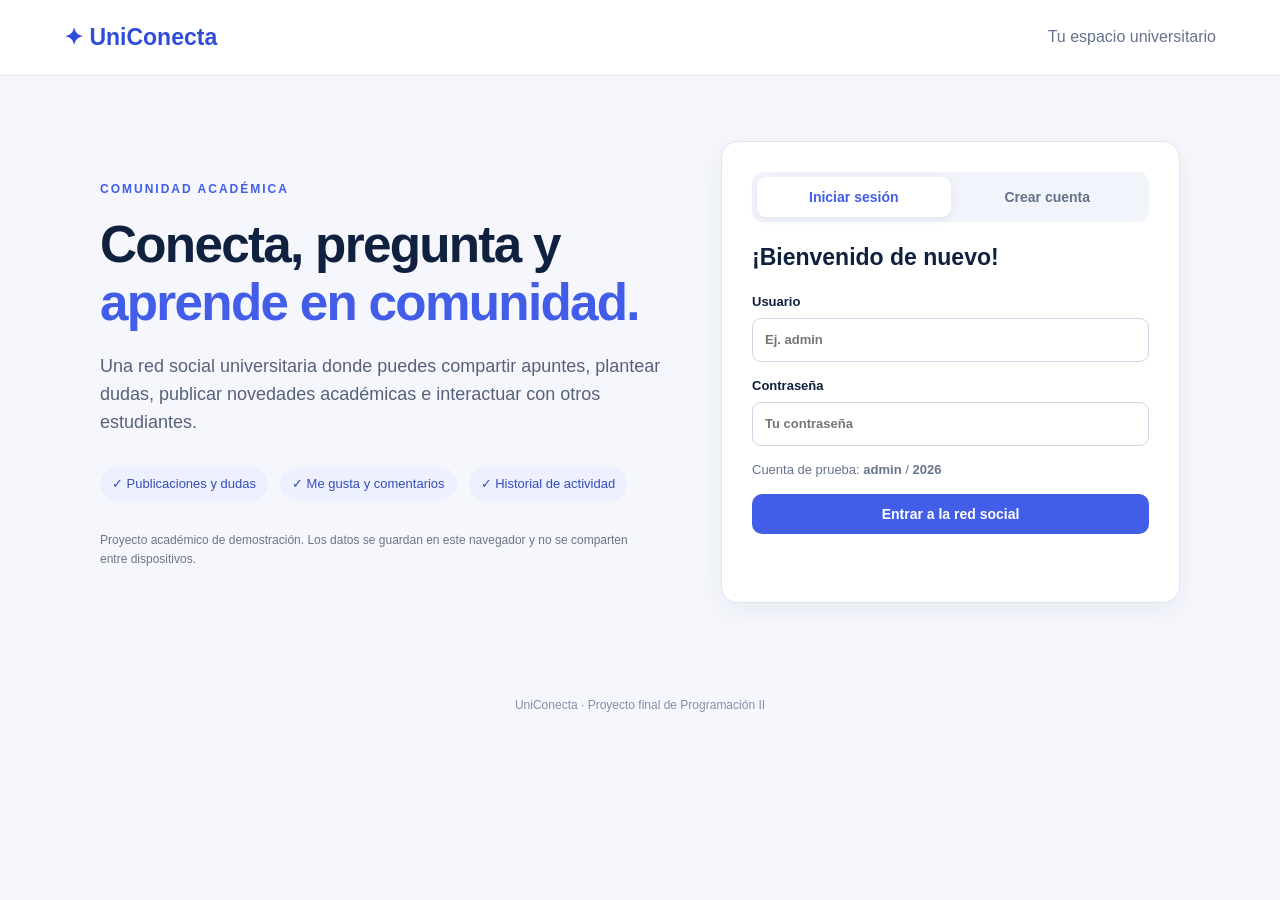
<file: index.html>
<!doctype html>
<html lang="es">
    <head>
        <meta charset="UTF-8">
        <meta name="viewport" content="width=device-width,initial-scale=1">
        <title>UniConecta | Bienvenida</title>
        <link rel="stylesheet" href="css/estilos.css">
    </head><body data-page="inicio">
        <header class="topbar">
            <a class="brand" href="index.html">✦ UniConecta</a>
            <span class="topright">Tu espacio universitario</span>
        </header>
        <main class="landing">
            <section class="hero">
                <span class="eyebrow">COMUNIDAD ACADÉMICA</span>
                <h1>Conecta, pregunta y 
                    <em>aprende en comunidad.</em>
                </h1>
                <p>Una red social universitaria donde puedes compartir apuntes, plantear dudas, publicar novedades académicas e interactuar con otros estudiantes.</p>
                <div class="feature">
                    <span>✓ Publicaciones y dudas</span>
                    <span>✓ Me gusta y comentarios</span>
                    <span>✓ Historial de actividad</span>
                </div>
                <div class="notice">Proyecto académico de demostración. Los datos se guardan en este navegador y no se comparten entre dispositivos.</div>
            </section>
            <section class="panel auth">
                <div class="tabs">
                    <button type="button" class="tab active" id="tabLogin">Iniciar sesión</button>
                    <button type="button" class="tab" id="tabRegistro">Crear cuenta</button>
                </div>
                <form id="loginForm" class="form">
                    <h2>¡Bienvenido de nuevo!</h2>
                    <label>Usuario<input id="loginUsuario" required placeholder="Ej. admin" autocomplete="username"></label>
                    <label>Contraseña<input id="loginClave" type="password" required placeholder="Tu contraseña" autocomplete="current-password"></label>
                    <p class="hint">Cuenta de prueba: <strong>admin</strong> / <strong>2026</strong></p>
                    <button class="btn primary" type="submit">Entrar a la red social</button>
                </form>
                <form id="registroForm" class="form hidden">
                    <h2>Crea tu perfil</h2>
                    <label>Nombre completo<input id="regNombre" required maxlength="70" placeholder="Nombre y apellido"></label>
                    <label>Usuario<input id="regUsuario" required minlength="3" maxlength="20" pattern="[A-Za-z0-9_]+" title="Solo letras, números y guion bajo" placeholder="Ej. maria_01"></label>
                    <label>Correo electrónico<input id="regCorreo" type="email" required placeholder="correo@universidad.edu"></label>
                    <label>Carrera
                        <select id="regCarrera" required>
                            <option value="">Selecciona tu carrera</option>
                            <option>Ingeniería en Sistemas</option>
                            <option>Administración</option>
                            <option>Derecho</option>
                            <option>Medicina</option>
                            <option>Otra carrera</option>
                        </select>
                    </label>
                    <label>Descripción de perfil<textarea id="regBio" rows="2" maxlength="200" required placeholder="Cuéntanos qué estudias y cuáles son tus intereses"></textarea></label>
                    <label>Contraseña
                        <input id="regClave" type="password" minlength="4" required placeholder="Mínimo 4 caracteres" autocomplete="new-password">
                    </label>
                    <button class="btn primary" type="submit">Registrarme</button>
                </form>
                <p role="status" class="message" id="authMensaje"></p>
            </section>
        </main>
        <footer>UniConecta · Proyecto final de Programación II</footer>
        <script src="js/main.js" defer></script>
    </body>
</html>
</file>
<file: css/estilos.css>
:root {
    --navy:#10203f;
    --blue:#425de8;
    --light:#edf1ff;
    --muted:#65738d;
    --border:#dfe5f0;
    --bg:#f5f7fc;
    --white:#fff
}
* {
    box-sizing:border-box
}
body {
    margin:0;
    font-family:Segoe UI,Arial,sans-serif;
    color:var(--navy);
    background:var(--bg);
    line-height:1.55
}
a {
    color:inherit;
    text-decoration:none
}
.topbar {
    min-height:76px;
    background:#fff;
    border-bottom:1px solid var(--border);
    display:flex;
    align-items:center;
    justify-content:space-between;
    padding:16px max(5%,calc((100vw - 1160px)/2))
}
.brand {
    font-weight:800;
    font-size:23px;
    color:#304dd8
}
.topright,.muted,.hint {
    color:var(--muted)
}
nav {
    display:flex;
    gap:25px;
    align-items:center
}
nav a.current {
    color:var(--blue);
    font-weight:700
}
.navbutton {
    border:0;
    background:transparent;
    font:inherit;
    color:#b33656;
    cursor:pointer
}
.landing {
    display:grid;
    grid-template-columns:1.1fr .9fr;
    gap:60px;
    max-width:1130px;
    margin:65px auto;
    padding:0 25px;
    align-items:center
}
.hero h1 {
    font-size:clamp(36px,4vw,58px);
    line-height:1.13;
    letter-spacing:-1.7px;
    margin:15px 0 22px
}
.hero h1 em {
    font-style:normal;
    color:var(--blue)
}
.hero>p {
    font-size:18px;
    color:#56627a
}
.eyebrow {
    font-size:12px;
    font-weight:800;
    letter-spacing:2px;
    color:var(--blue)
}
.feature {
    display:flex;
    flex-wrap:wrap;
    gap:12px;
    margin-top:30px
}
.feature span,.chip {
    font-size:13px;
    background:var(--light);
    color:#354dba;
    border-radius:30px;
    padding:7px 12px
}
.notice {
    color:#6e7583;
    font-size:12px;
    margin-top:30px;
    max-width:550px
}
.panel {
    background:white;
    border:1px solid var(--border);
    border-radius:17px;
    padding:25px;
    box-shadow:0 8px 24px #1f2e5810
}
.auth {
    padding:30px
}
.tabs {
    display:flex;
    background:#f2f4fb;
    padding:5px;
    border-radius:11px
}
.tab {
    width:50%;
    border:0;
    background:transparent;
    color:#64728b;
    padding:12px;
    border-radius:9px;
    font-size:14px;
    font-weight:700;
    cursor:pointer
}
.tab.active {
    color:var(--blue);
    background:white;
    box-shadow:0 2px 10px #20335c14
}
.form {
    display:grid;
    gap:14px
}
.form h2 {
    margin:18px 0 2px;
    font-size:23px
}
.form label {
    font-size:13px;
    font-weight:700;
    display:grid;
    gap:6px
}
.form input,.form select,.form textarea,.feedhead select {
    width:100%;
    border:1px solid #cfd7e7;
    border-radius:9px;
    padding:11px 12px;
    font:inherit;
    color:#23324e;
    background:white;
    outline-color:#677bf1
}
.form textarea {
    resize:vertical
}
.hint {
    margin:0;
    font-size:13px
}
.btn {
    border:0;
    border-radius:10px;
    padding:12px 16px;
    font-weight:700;
    font-size:14px;
    cursor:pointer
}
.btn.primary {
    background:var(--blue);
    color:white
}
.btn.primary:hover {
    background:#324bd0
}
.hidden {
    display:none!important
}
.message {
    color:#a33e51;
    font-size:14px;
    min-height:10px
}
footer {
    text-align:center;
    font-size:12px;
    color:#8390a5;
    padding:28px
}
.app-layout {
    max-width:1140px;
    display:grid;
    grid-template-columns:280px 1fr;
    gap:28px;
    margin:35px auto;
    padding:0 20px
}
.sidebar .panel {
    margin-bottom:20px
}
.sidebar h2 {
    margin:7px 0 0;
    font-size:21px
}
.avatar {
    width:53px;
    height:53px;
    border-radius:15px;
    display:grid;
    place-items:center;
    color:white;
    background:var(--blue);
    font-weight:800;
    font-size:23px
}
.sidebar .small p {
    color:var(--muted);
    font-size:13px
}
.feed .form {
    grid-template-columns:1fr 1fr
}
.feed .form label:nth-child(3),.feed .form button {
    grid-column:1/-1
}
.feedhead {
    display:flex;
    justify-content:space-between;
    align-items:center;
    gap:12px;
    margin-top:25px
}
.feedhead h2 {
    font-size:20px
}
.feedhead select {
    width:auto;
    max-width:50%
}
.post {
    margin-bottom:17px
}
.posttop {
    display:flex;
    justify-content:space-between;
    gap:8px;
    align-items:start
}
.posttop h3 {
    font-size:16px;
    margin:0
}
.meta {
    color:var(--muted);
    font-size:12px;
    margin:2px 0 12px
}
.postcontent {
    white-space:pre-wrap;
    overflow-wrap:anywhere
}
.postactions {
    display:flex;
    gap:12px;
    border-top:1px solid var(--border);
    padding-top:12px;
    margin-top:17px;
    align-items:center;
    flex-wrap:wrap
}
.action {
    background:#f3f5ff;
    border:0;
    border-radius:9px;
    color:#4a5982;
    padding:8px 12px;
    cursor:pointer;
    font-weight:600
}
.action.liked {
    color:var(--blue);
    background:#e4e9ff
}
.action.danger {
    color:#a72e53;
    background:#fff0f3;
    margin-left:auto
}
.comments {
    margin-top:14px
}
.comment {
    background:#f6f8fc;
    border-radius:9px;
    padding:8px 12px;
    margin-bottom:6px;
    font-size:13px;
    overflow-wrap:anywhere
}
.comment strong {
    color:#3853a0
}
.commentform {
    display:flex;
    gap:8px;
    margin-top:10px
}
.commentform input {
    flex:1;
    min-width:0;
    border:1px solid var(--border);
    border-radius:8px;
    padding:10px
}
.commentform button {
    background:#eef1ff;
    border:0;
    border-radius:8px;
    color:#3555cf;
    padding:0 15px;
    cursor:pointer
}
.history-wrap {
    max-width:1050px;
    margin:38px auto;
    padding:0 20px
}
.pageheading {
    display:flex;
    align-items:center;
    justify-content:space-between;
    gap:15px
}
.pageheading h1 {
    margin:8px 0;
    font-size:32px
}
.pageheading p {
    color:var(--muted)
}
.stats {
    display:grid;
    grid-template-columns:repeat(3,1fr);
    gap:16px;
    margin:25px 0
}
.stats .panel {
    display:grid;
    padding:22px
}
.stats b {
    color:var(--blue);
    font-size:32px
}
.stats span {
    color:var(--muted);
    font-size:13px
}
.activity {
    border-bottom:1px solid var(--border);
    padding:16px 0
}
.activity small {
    display:block;
    color:var(--muted);
    margin-top:4px
}
.empty {
    padding:30px;
    text-align:center;
    color:var(--muted)
}
@media(max-width:760px) {
    .topbar {
        padding:16px 20px;
        gap:10px
    }
    .topright {
        display:none
    }
    .landing {
        grid-template-columns:1fr;
        margin:35px auto;
        gap:30px
    }
    .app-layout {
        grid-template-columns:1fr
    }
    .sidebar {
        display:grid;
        grid-template-columns:1fr
    }
    .feedhead {
        align-items:start;
        flex-direction:column
    }
    .feedhead select {
        max-width:100%
    }
    .pageheading {
        align-items:start;
        flex-direction:column
    }
    .stats {
        grid-template-columns:1fr
    }
    nav {
        gap:12px;
        font-size:13px
    }
    .brand {
        font-size:18px
    }
    .feed .form {
        grid-template-columns:1fr
    }
    .feed .form label {
        grid-column:1/-1
    }
}
</file>
